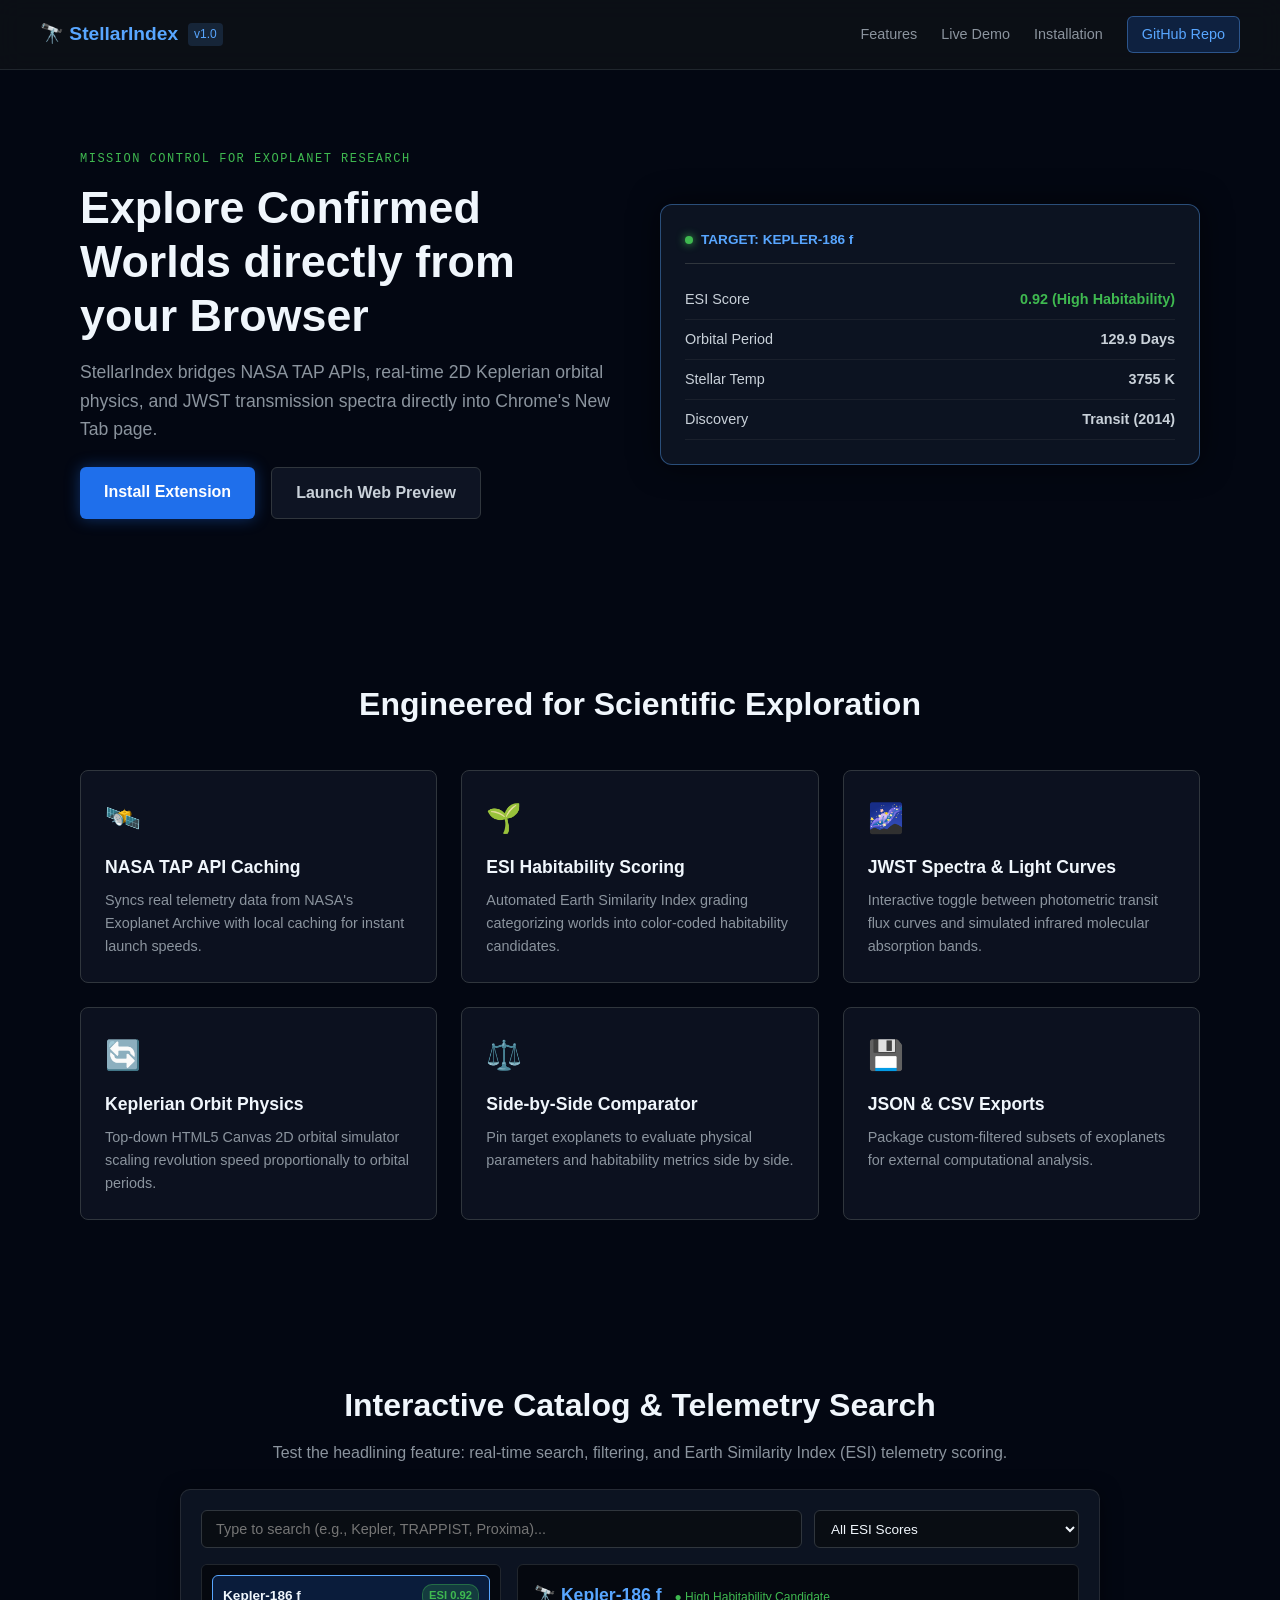
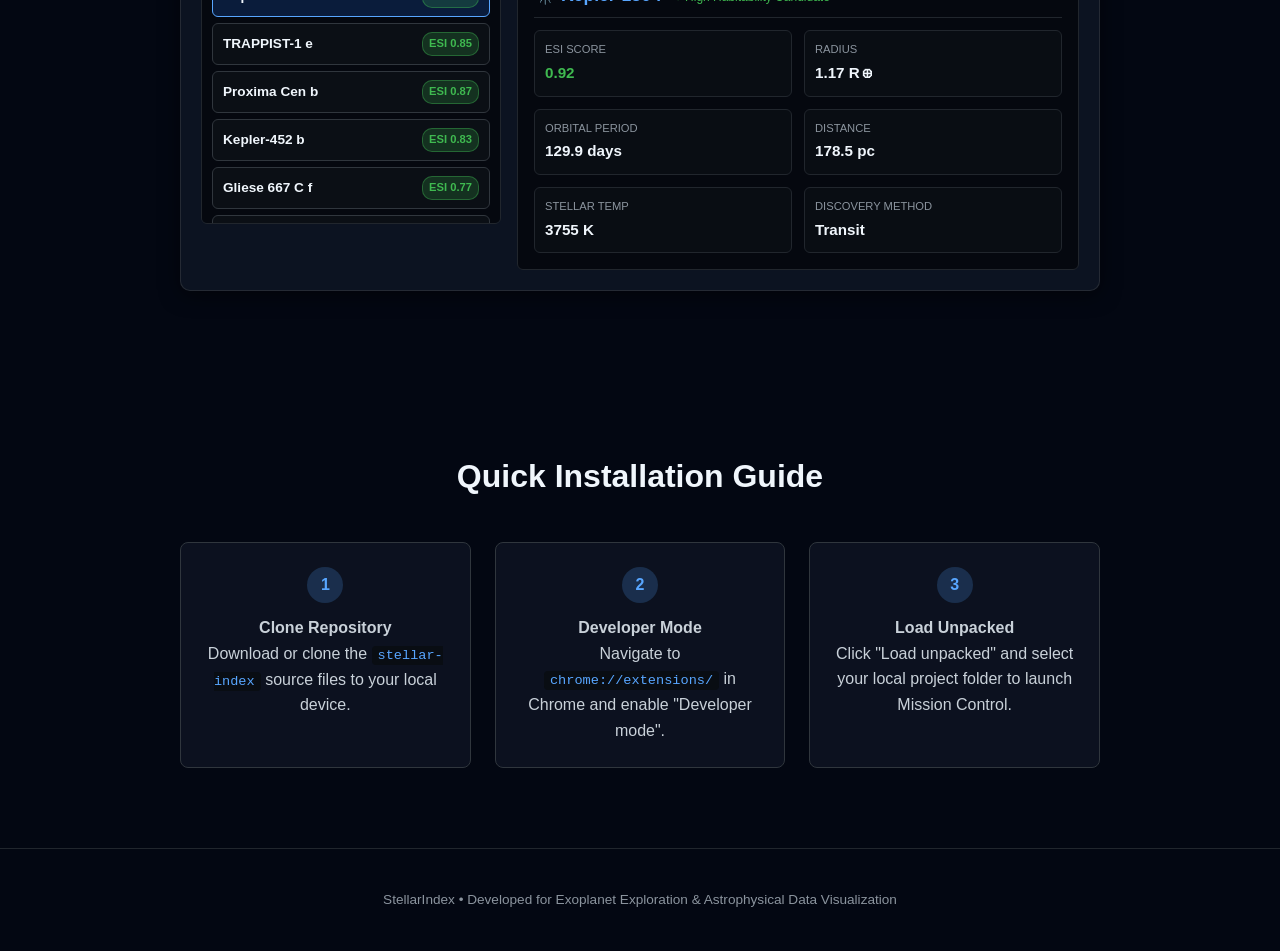
<file: docs/index.html>
<!DOCTYPE html>
<html lang="en">
<head>
  <meta charset="UTF-8">
  <meta name="viewport" content="width=device-width, initial-scale=1.0">
  <title>StellarIndex - Exoplanet Research Chrome Extension</title>
  <link rel="stylesheet" href="styles.css">
</head>
<body>
  <!-- Top Navigation Bar -->
  <nav class="navbar">
    <div class="nav-brand">
      <span class="logo">🔭 StellarIndex</span>
      <span class="version-tag">v1.0</span>
    </div>
    <div class="nav-links">
      <a href="#features">Features</a>
      <a href="#demo">Live Demo</a>
      <a href="#installation">Installation</a>
      <a href="https://github.com/BestbOyee/StellarIndex" target="_blank" class="nav-btn-gh">GitHub Repo</a>
    </div>
  </nav>

  <!-- Hero Section -->
  <header class="hero">
    <div class="hero-content">
      <div class="telemetry-badge">MISSION CONTROL FOR EXOPLANET RESEARCH</div>
      <h1>Explore Confirmed Worlds directly from your Browser</h1>
      <p>StellarIndex bridges NASA TAP APIs, real-time 2D Keplerian orbital physics, and JWST transmission spectra directly into Chrome's New Tab page.</p>
      
      <div class="hero-actions">
        <a href="#installation" class="btn-primary">Install Extension</a>
        <a href="#demo" class="btn-secondary">Launch Web Preview</a>
      </div>
    </div>
    <div class="hero-graphic">
      <div class="hud-frame">
        <div class="hud-header">
          <span class="status-dot"></span> TARGET: KEPLER-186 f
        </div>
        <div class="hud-body">
          <div class="metric-row"><span>ESI Score</span><strong class="green-text">0.92 (High Habitability)</strong></div>
          <div class="metric-row"><span>Orbital Period</span><strong>129.9 Days</strong></div>
          <div class="metric-row"><span>Stellar Temp</span><strong>3755 K</strong></div>
          <div class="metric-row"><span>Discovery</span><strong>Transit (2014)</strong></div>
        </div>
      </div>
    </div>
  </header>

  <!-- Feature Showcase Section -->
  <section id="features" class="features-section">
    <h2>Engineered for Scientific Exploration</h2>
    <div class="features-grid">
      <div class="feature-card">
        <div class="icon">🛰️</div>
        <h3>NASA TAP API Caching</h3>
        <p>Syncs real telemetry data from NASA's Exoplanet Archive with local caching for instant launch speeds.</p>
      </div>

      <div class="feature-card">
        <div class="icon">🌱</div>
        <h3>ESI Habitability Scoring</h3>
        <p>Automated Earth Similarity Index grading categorizing worlds into color-coded habitability candidates.</p>
      </div>

      <div class="feature-card">
        <div class="icon">🌌</div>
        <h3>JWST Spectra & Light Curves</h3>
        <p>Interactive toggle between photometric transit flux curves and simulated infrared molecular absorption bands.</p>
      </div>

      <div class="feature-card">
        <div class="icon">🔄</div>
        <h3>Keplerian Orbit Physics</h3>
        <p>Top-down HTML5 Canvas 2D orbital simulator scaling revolution speed proportionally to orbital periods.</p>
      </div>

      <div class="feature-card">
        <div class="icon">⚖️</div>
        <h3>Side-by-Side Comparator</h3>
        <p>Pin target exoplanets to evaluate physical parameters and habitability metrics side by side.</p>
      </div>

      <div class="feature-card">
        <div class="icon">💾</div>
        <h3>JSON & CSV Exports</h3>
        <p>Package custom-filtered subsets of exoplanets for external computational analysis.</p>
      </div>
    </div>
  </section>

  <!-- Interactive Live Search & Telemetry Preview Section -->
  <section id="demo" class="demo-section">
    <h2>Interactive Catalog & Telemetry Search</h2>
    <p>Test the headlining feature: real-time search, filtering, and Earth Similarity Index (ESI) telemetry scoring.</p>
    
    <div class="demo-wrapper">
      <div class="search-demo-bar">
        <input type="text" id="demoSearchInput" placeholder="Type to search (e.g., Kepler, TRAPPIST, Proxima)...">
        <select id="demoEsiFilter" class="demo-select">
          <option value="all">All ESI Scores</option>
          <option value="high">High Habitability (ESI ≥ 0.7)</option>
          <option value="moderate">Moderate Candidates (ESI 0.4 - 0.7)</option>
        </select>
      </div>

      <div class="demo-search-layout">
        <div class="demo-results-list">
          <ul id="demoPlanetList">
            <!-- Dynamically populated via JS -->
          </ul>
        </div>

        <div class="demo-telemetry-panel" id="demoTelemetryPanel">
          <div class="telemetry-placeholder">Select a planet from search results to inspect live telemetry.</div>
        </div>
      </div>
    </div>
  </section>

  <!-- Installation Steps Section -->
  <section id="installation" class="install-section">
    <h2>Quick Installation Guide</h2>
    <div class="steps-container">
      <div class="step">
        <div class="step-num">1</div>
        <h4>Clone Repository</h4>
        <p>Download or clone the <code>stellar-index</code> source files to your local device.</p>
      </div>
      <div class="step">
        <div class="step-num">2</div>
        <h4>Developer Mode</h4>
        <p>Navigate to <code>chrome://extensions/</code> in Chrome and enable "Developer mode".</p>
      </div>
      <div class="step">
        <div class="step-num">3</div>
        <h4>Load Unpacked</h4>
        <p>Click "Load unpacked" and select your local project folder to launch Mission Control.</p>
      </div>
    </div>
  </section>

  <footer>
    <p>StellarIndex • Developed for Exoplanet Exploration & Astrophysical Data Visualization</p>
  </footer>

  <script src="script.js"></script>
</body>
</html>
</file>
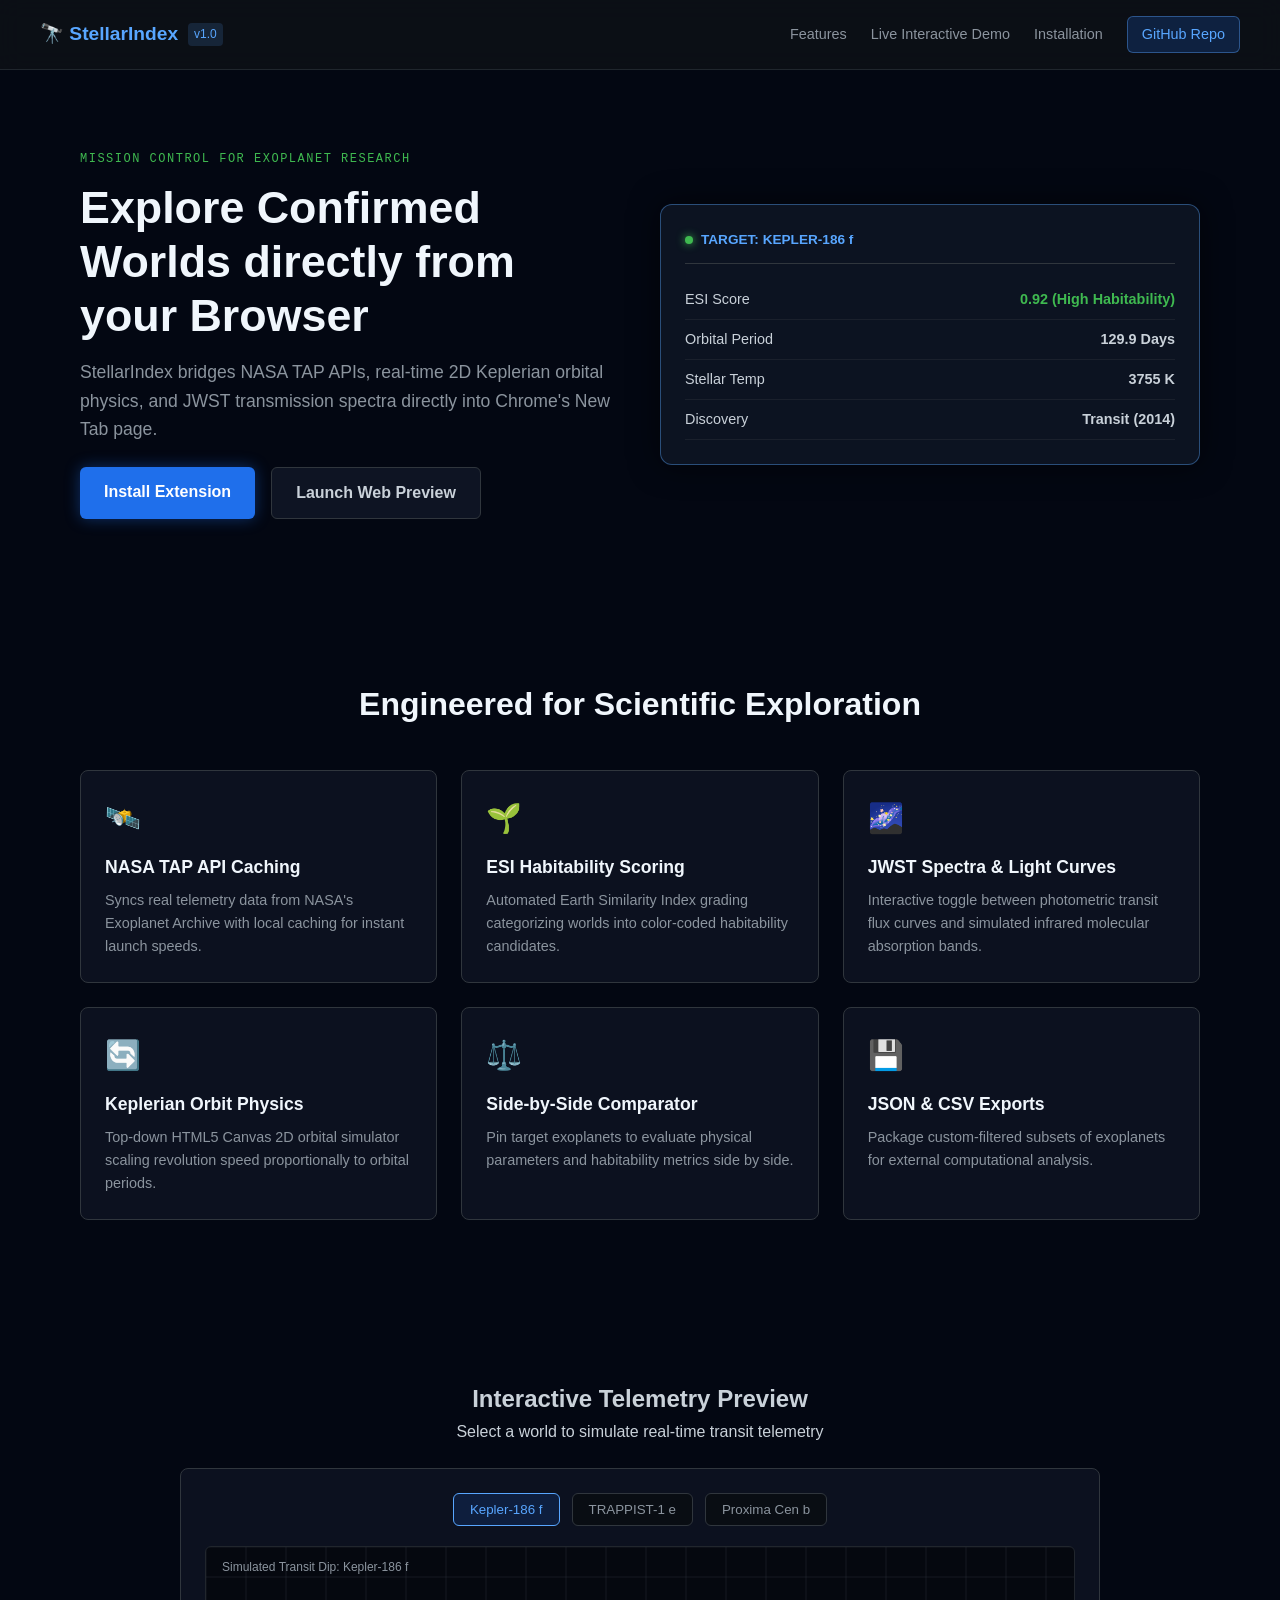
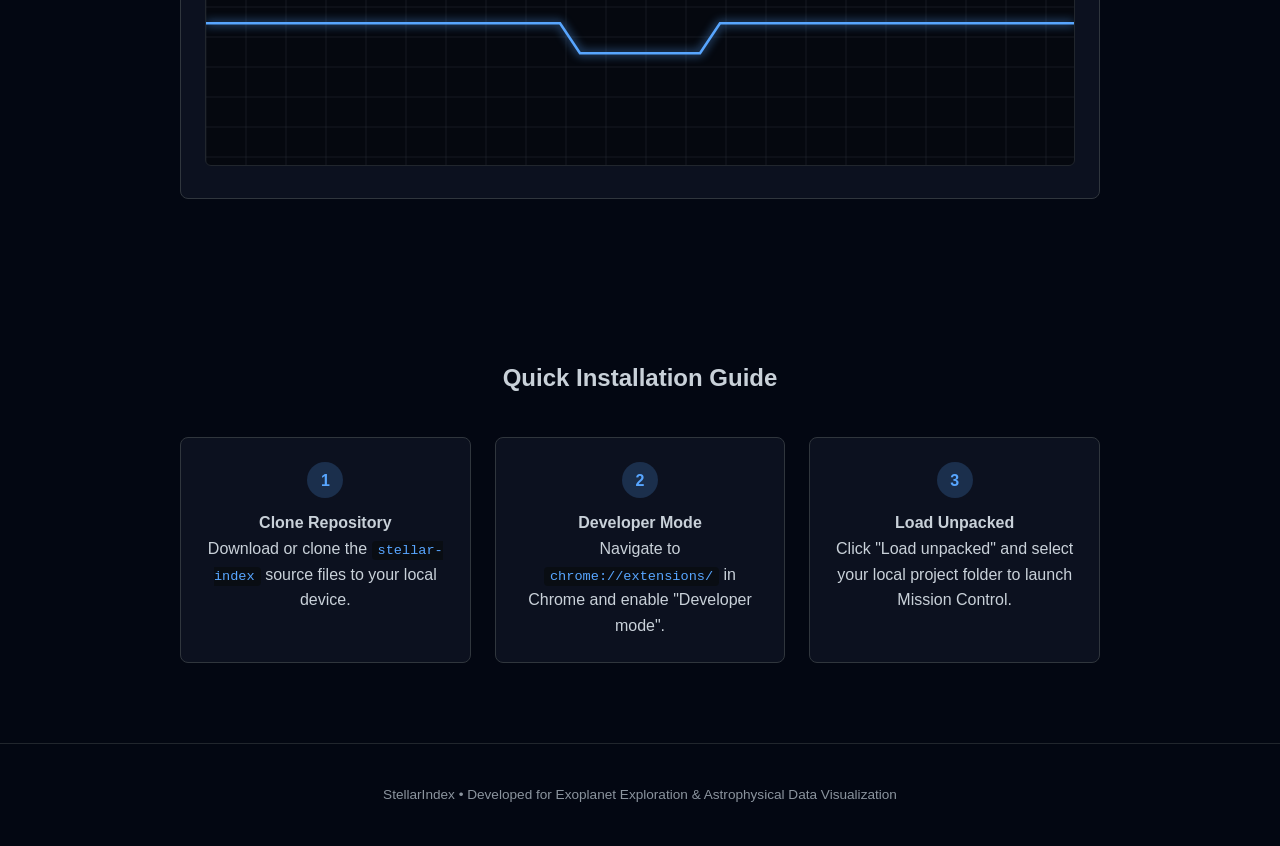
<file: landing/index.html>
<!DOCTYPE html>
<html lang="en">
<head>
  <meta charset="UTF-8">
  <meta name="viewport" content="width=device-width, initial-scale=1.0">
  <title>StellarIndex - Exoplanet Research Chrome Extension</title>
  <link rel="stylesheet" href="styles.css">
</head>
<body>
  <!-- Top Navigation Bar -->
  <nav class="navbar">
    <div class="nav-brand">
      <span class="logo">🔭 StellarIndex</span>
      <span class="version-tag">v1.0</span>
    </div>
    <div class="nav-links">
      <a href="#features">Features</a>
      <a href="#demo">Live Interactive Demo</a>
      <a href="#installation">Installation</a>
      <a href="https://github.com/your-username/stellar-index" target="_blank" class="nav-btn-gh">GitHub Repo</a>
    </div>
  </nav>

  <!-- Hero Section -->
  <header class="hero">
    <div class="hero-content">
      <div class="telemetry-badge">MISSION CONTROL FOR EXOPLANET RESEARCH</div>
      <h1>Explore Confirmed Worlds directly from your Browser</h1>
      <p>StellarIndex bridges NASA TAP APIs, real-time 2D Keplerian orbital physics, and JWST transmission spectra directly into Chrome's New Tab page.</p>
      
      <div class="hero-actions">
        <a href="#installation" class="btn-primary">Install Extension</a>
        <a href="#demo" class="btn-secondary">Launch Web Preview</a>
      </div>
    </div>
    <div class="hero-graphic">
      <div class="hud-frame">
        <div class="hud-header">
          <span class="status-dot"></span> TARGET: KEPLER-186 f
        </div>
        <div class="hud-body">
          <div class="metric-row"><span>ESI Score</span><strong class="green-text">0.92 (High Habitability)</strong></div>
          <div class="metric-row"><span>Orbital Period</span><strong>129.9 Days</strong></div>
          <div class="metric-row"><span>Stellar Temp</span><strong>3755 K</strong></div>
          <div class="metric-row"><span>Discovery</span><strong>Transit (2014)</strong></div>
        </div>
      </div>
    </div>
  </header>

  <!-- Feature Showcase Section -->
  <section id="features" class="features-section">
    <h2>Engineered for Scientific Exploration</h2>
    <div class="features-grid">
      <div class="feature-card">
        <div class="icon">🛰️</div>
        <h3>NASA TAP API Caching</h3>
        <p>Syncs real telemetry data from NASA's Exoplanet Archive with local caching for instant launch speeds.</p>
      </div>

      <div class="feature-card">
        <div class="icon">🌱</div>
        <h3>ESI Habitability Scoring</h3>
        <p>Automated Earth Similarity Index grading categorizing worlds into color-coded habitability candidates.</p>
      </div>

      <div class="feature-card">
        <div class="icon">🌌</div>
        <h3>JWST Spectra & Light Curves</h3>
        <p>Interactive toggle between photometric transit flux curves and simulated infrared molecular absorption bands.</p>
      </div>

      <div class="feature-card">
        <div class="icon">🔄</div>
        <h3>Keplerian Orbit Physics</h3>
        <p>Top-down HTML5 Canvas 2D orbital simulator scaling revolution speed proportionally to orbital periods.</p>
      </div>

      <div class="feature-card">
        <div class="icon">⚖️</div>
        <h3>Side-by-Side Comparator</h3>
        <p>Pin target exoplanets to evaluate physical parameters and habitability metrics side by side.</p>
      </div>

      <div class="feature-card">
        <div class="icon">💾</div>
        <h3>JSON & CSV Exports</h3>
        <p>Package custom-filtered subsets of exoplanets for external computational analysis.</p>
      </div>
    </div>
  </section>

  <!-- Interactive Live Preview Section -->
  <section id="demo" class="demo-section">
    <h2>Interactive Telemetry Preview</h2>
    <p>Select a world to simulate real-time transit telemetry</p>
    
    <div class="demo-wrapper">
      <div class="demo-selector">
        <button class="planet-btn active" data-planet="kepler">Kepler-186 f</button>
        <button class="planet-btn" data-planet="trappist">TRAPPIST-1 e</button>
        <button class="planet-btn" data-planet="proxima">Proxima Cen b</button>
      </div>

      <div class="demo-display">
        <canvas id="previewCanvas"></canvas>
      </div>
    </div>
  </section>

  <!-- Installation Steps Section -->
  <section id="installation" class="install-section">
    <h2>Quick Installation Guide</h2>
    <div class="steps-container">
      <div class="step">
        <div class="step-num">1</div>
        <h4>Clone Repository</h4>
        <p>Download or clone the <code>stellar-index</code> source files to your local device.</p>
      </div>
      <div class="step">
        <div class="step-num">2</div>
        <h4>Developer Mode</h4>
        <p>Navigate to <code>chrome://extensions/</code> in Chrome and enable "Developer mode".</p>
      </div>
      <div class="step">
        <div class="step-num">3</div>
        <h4>Load Unpacked</h4>
        <p>Click "Load unpacked" and select your local project folder to launch Mission Control.</p>
      </div>
    </div>
  </section>

  <footer>
    <p>StellarIndex • Developed for Exoplanet Exploration & Astrophysical Data Visualization</p>
  </footer>

  <script src="script.js"></script>
</body>
</html>
</file>
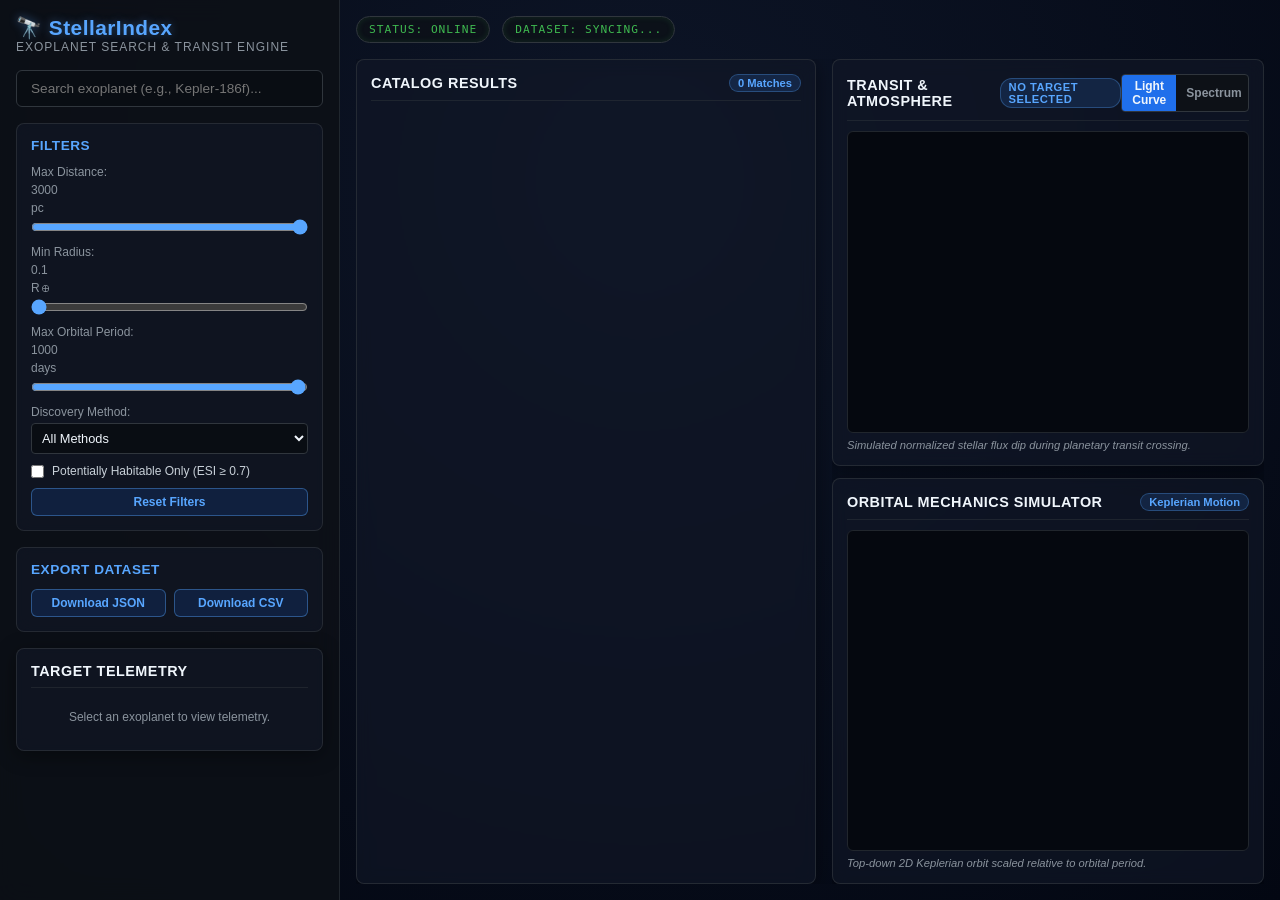
<file: newtab.html>
<!DOCTYPE html>
<html lang="en">
<head>
  <meta charset="UTF-8">
  <title>StellarIndex - Mission Control</title>
  <link rel="stylesheet" href="newtab.css">
</head>
<body>
  <div class="app-container">
    <!-- Left Sidebar: Search, Filters, Export, & Telemetry Stats -->
    <aside class="sidebar">
      <div class="brand">
        <h1>🔭 StellarIndex</h1>
        <p>Exoplanet Search & Transit Engine</p>
      </div>

      <div class="search-box">
        <input type="text" id="searchInput" placeholder="Search exoplanet (e.g., Kepler-186f)...">
      </div>

      <div class="filters">
        <h3>Filters</h3>
        <label>
          Max Distance: <span id="distVal">3000</span> pc
          <input type="range" id="distFilter" min="10" max="3000" value="3000" step="10">
        </label>
        <label>
          Min Radius: <span id="radVal">0.1</span> R🜨
          <input type="range" id="radFilter" min="0.1" max="20" value="0.1" step="0.1">
        </label>
        <label>
          Max Orbital Period: <span id="periodVal">1000</span> days
          <input type="range" id="periodFilter" min="1" max="1000" value="1000" step="10">
        </label>
        <label>
          Discovery Method:
          <select id="methodFilter" class="select-dropdown">
            <option value="all">All Methods</option>
            <option value="Transit">Transit</option>
            <option value="Radial Velocity">Radial Velocity</option>
            <option value="Imaging">Imaging</option>
            <option value="Microlensing">Microlensing</option>
          </select>
        </label>
        
        <label class="checkbox-label">
          <input type="checkbox" id="habitabilityFilter"> Potentially Habitable Only (ESI ≥ 0.7)
        </label>

        <button id="resetFilters" class="btn-secondary">Reset Filters</button>
      </div>

      <!-- Export Dataset Section -->
      <div class="filters">
        <h3>Export Dataset</h3>
        <div class="export-btn-grid">
          <button id="exportJsonBtn" class="btn-secondary">Download JSON</button>
          <button id="exportCsvBtn" class="btn-secondary">Download CSV</button>
        </div>
      </div>

      <!-- Target Telemetry Card with Comparator Support -->
      <div class="card telemetry-card">
        <div class="card-header">
          <h2>Target Telemetry</h2>
          <button id="pinCompareBtn" class="btn-secondary" style="display: none;">Pin to Compare</button>
        </div>
        <div id="planetDetails" class="telemetry-grid">
          <p class="placeholder-text">Select an exoplanet to view telemetry.</p>
        </div>
      </div>
    </aside>

    <!-- Main Content (Right): Exoplanet Results List & Visualizations Stack -->
    <main class="main-content">
      <header class="mission-header">
        <div class="telemetry-pill">STATUS: ONLINE</div>
        <div class="telemetry-pill" id="totalLoaded">DATASET: SYNCING...</div>
      </header>

      <div class="dashboard-grid">
        <!-- Catalog Results List (Left side of right pane) -->
        <div class="card results-card">
          <div class="card-header">
            <h2>Catalog Results</h2>
            <span class="badge"><span id="resultCount">0</span> Matches</span>
          </div>
          <div class="results-container">
            <ul id="planetList">
              <!-- Dynamically populated -->
            </ul>
          </div>
        </div>

        <!-- Right Column: Visualizations Stack (Transit/Spectrum + Orbital Simulator) -->
        <div class="visualizations-stack">
          <!-- Photometric Transit Light Curve / Transmission Spectrum Canvas -->
          <div class="card canvas-card">
            <div class="card-header">
              <h2>Transit & Atmosphere <span id="targetNameBadge" class="badge" style="margin-left: 8px;">No Target Selected</span></h2>
              <div class="toggle-group">
                <button id="showLightCurve" class="btn-toggle active">Light Curve</button>
                <button id="showSpectrum" class="btn-toggle">Spectrum</button>
              </div>
            </div>
            <div class="canvas-wrapper">
              <canvas id="transitCanvas"></canvas>
            </div>
            <p id="canvasCaption" class="canvas-caption">Simulated normalized stellar flux dip during planetary transit crossing.</p>
          </div>

          <!-- Orbital Mechanics Simulator Canvas -->
          <div class="card canvas-card">
            <div class="card-header">
              <h2>Orbital Mechanics Simulator</h2>
              <span id="orbitPeriodBadge" class="badge">Keplerian Motion</span>
            </div>
            <div class="canvas-wrapper">
              <canvas id="orbitCanvas"></canvas>
            </div>
            <p class="canvas-caption">Top-down 2D Keplerian orbit scaled relative to orbital period.</p>
          </div>
        </div>
      </div>
    </main>
  </div>
  <script src="newtab.js"></script>
</body>
</html>
</file>
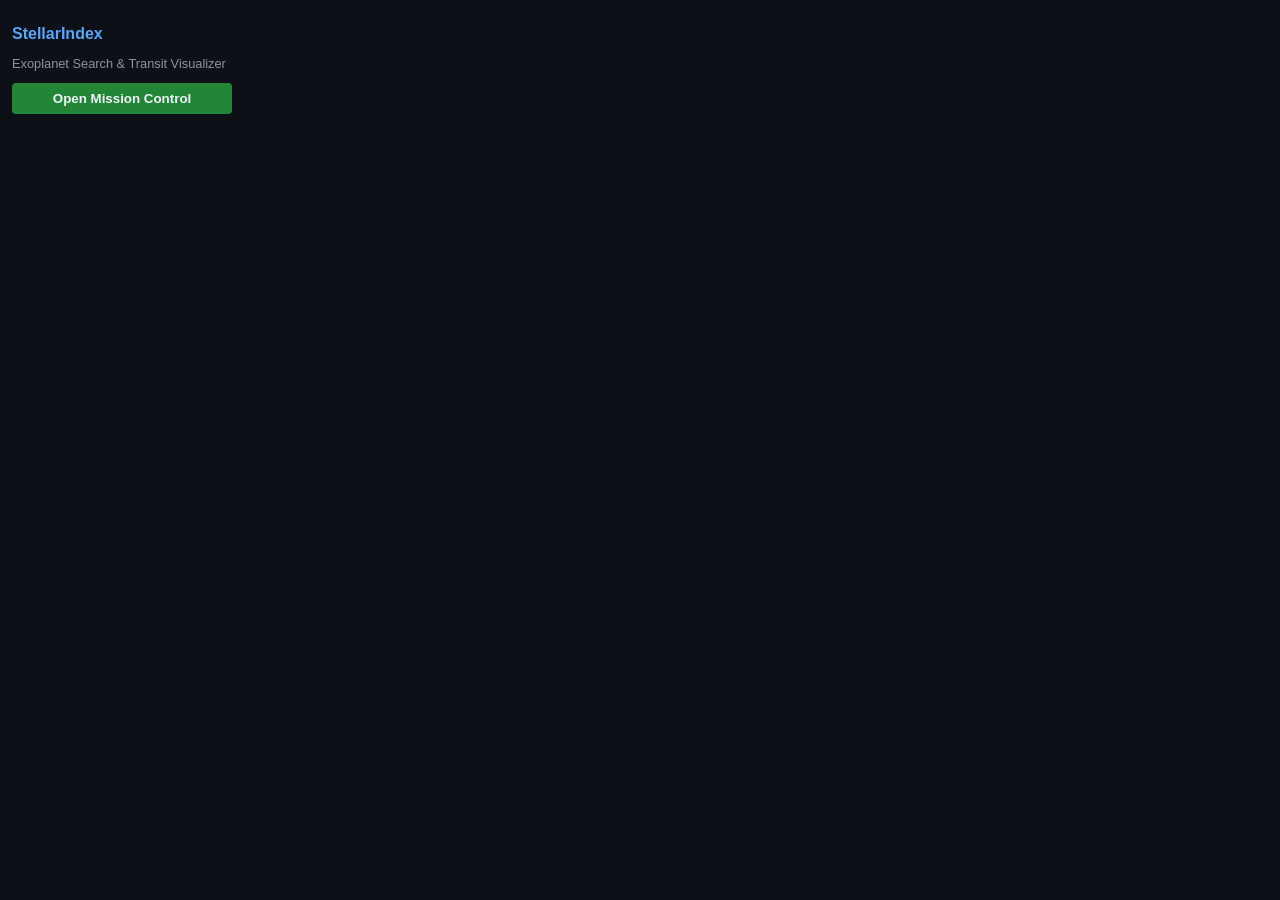
<file: popup.html>
<!DOCTYPE html>
<html>
<head>
  <meta charset="UTF-8">
  <style>
    body { width: 220px; background: #0d1117; color: #c9d1d9; font-family: sans-serif; padding: 12px; margin: 0; }
    h2 { font-size: 1rem; color: #58a6ff; margin-bottom: 8px; }
    p { font-size: 0.8rem; color: #8b949e; margin-bottom: 12px; }
    button { width: 100%; background: #238636; border: none; padding: 8px; border-radius: 4px; font-weight: 600; cursor: pointer; color: #f0f6fc; }
    button:hover { background: #2ea043; }
  </style>
</head>
<body>
  <h2>StellarIndex</h2>
  <p>Exoplanet Search & Transit Visualizer</p>
  <button id="openDashboard">Open Mission Control</button>
  <script src="popup.js"></script>
</body>
</html>
</file>
<file: docs/styles.css>
/* StellarIndex Landing Page Theme */
* {
  box-sizing: border-box;
  margin: 0;
  padding: 0;
  scroll-behavior: smooth;
}

body {
  font-family: -apple-system, BlinkMacSystemFont, "Segoe UI", Roboto, sans-serif;
  background-color: #030712;
  color: #c9d1d9;
  line-height: 1.6;
}

/* Navbar */
.navbar {
  display: flex;
  justify-content: space-between;
  align-items: center;
  padding: 16px 40px;
  background: rgba(13, 17, 23, 0.85);
  backdrop-filter: blur(12px);
  border-bottom: 1px solid rgba(48, 54, 61, 0.6);
  position: sticky;
  top: 0;
  z-index: 100;
}

.nav-brand {
  display: flex;
  align-items: center;
  gap: 10px;
}

.logo {
  font-size: 1.2rem;
  font-weight: 700;
  color: #58a6ff;
}

.version-tag {
  background: rgba(88, 166, 255, 0.15);
  color: #58a6ff;
  font-size: 0.75rem;
  padding: 2px 6px;
  border-radius: 4px;
}

.nav-links {
  display: flex;
  gap: 24px;
  align-items: center;
}

.nav-links a {
  color: #8b949e;
  text-decoration: none;
  font-size: 0.9rem;
  transition: color 0.2s;
}

.nav-links a:hover {
  color: #58a6ff;
}

.nav-btn-gh {
  background: rgba(31, 111, 235, 0.2);
  border: 1px solid rgba(88, 166, 255, 0.4);
  padding: 6px 14px;
  border-radius: 6px;
  color: #58a6ff !important;
}

/* Hero Section */
.hero {
  display: grid;
  grid-template-columns: 1fr 1fr;
  gap: 40px;
  padding: 80px 40px;
  max-width: 1200px;
  margin: 0 auto;
  align-items: center;
}

.telemetry-badge {
  color: #3fb950;
  font-size: 0.75rem;
  font-family: monospace;
  letter-spacing: 1.5px;
  margin-bottom: 12px;
}

.hero-content h1 {
  font-size: 2.8rem;
  line-height: 1.2;
  color: #f0f6fc;
  margin-bottom: 16px;
}

.hero-content p {
  font-size: 1.1rem;
  color: #8b949e;
  margin-bottom: 24px;
}

.hero-actions {
  display: flex;
  gap: 16px;
}

.btn-primary {
  background: #1f6feb;
  color: #fff;
  padding: 12px 24px;
  border-radius: 6px;
  text-decoration: none;
  font-weight: 600;
  box-shadow: 0 0 15px rgba(31, 111, 235, 0.4);
}

.btn-secondary {
  background: rgba(17, 24, 39, 0.8);
  border: 1px solid #30363d;
  color: #c9d1d9;
  padding: 12px 24px;
  border-radius: 6px;
  text-decoration: none;
  font-weight: 600;
}

/* HUD Frame Graphic */
.hud-frame {
  background: rgba(17, 24, 39, 0.75);
  border: 1px solid rgba(88, 166, 255, 0.4);
  border-radius: 12px;
  padding: 24px;
  box-shadow: 0 0 30px rgba(0, 0, 0, 0.6);
}

.hud-header {
  font-size: 0.85rem;
  color: #58a6ff;
  font-weight: 700;
  border-bottom: 1px solid #30363d;
  padding-bottom: 12px;
  margin-bottom: 16px;
  display: flex;
  align-items: center;
  gap: 8px;
}

.status-dot {
  width: 8px;
  height: 8px;
  background: #3fb950;
  border-radius: 50%;
  display: inline-block;
  box-shadow: 0 0 8px #3fb950;
}

.metric-row {
  display: flex;
  justify-content: space-between;
  padding: 8px 0;
  border-bottom: 1px solid rgba(48, 54, 61, 0.4);
  font-size: 0.9rem;
}

.green-text { color: #3fb950; }

/* Features Section */
.features-section {
  padding: 80px 40px;
  max-width: 1200px;
  margin: 0 auto;
}

.features-section h2 {
  text-align: center;
  font-size: 2rem;
  color: #f0f6fc;
  margin-bottom: 40px;
}

.features-grid {
  display: grid;
  grid-template-columns: repeat(auto-fit, minmax(320px, 1fr));
  gap: 24px;
}

.feature-card {
  background: rgba(17, 24, 39, 0.65);
  border: 1px solid #30363d;
  padding: 24px;
  border-radius: 8px;
}

.feature-card .icon {
  font-size: 1.8rem;
  margin-bottom: 12px;
}

.feature-card h3 {
  color: #f0f6fc;
  font-size: 1.1rem;
  margin-bottom: 8px;
}

.feature-card p {
  color: #8b949e;
  font-size: 0.9rem;
}

/* Interactive Search Demo Section */
.demo-section {
  padding: 80px 40px;
  max-width: 1000px;
  margin: 0 auto;
  text-align: center;
}

.demo-section h2 {
  font-size: 2rem;
  color: #f0f6fc;
  margin-bottom: 8px;
}

.demo-section > p {
  color: #8b949e;
  margin-bottom: 24px;
}

.demo-wrapper {
  margin-top: 24px;
  background: rgba(17, 24, 39, 0.75);
  border: 1px solid rgba(48, 54, 61, 0.7);
  border-radius: 10px;
  padding: 20px;
  box-shadow: 0 4px 20px rgba(0, 0, 0, 0.5);
  text-align: left;
}

.search-demo-bar {
  display: flex;
  gap: 12px;
  margin-bottom: 16px;
}

#demoSearchInput {
  flex: 1;
  padding: 10px 14px;
  background: #090d13;
  border: 1px solid #30363d;
  border-radius: 6px;
  color: #f0f6fc;
  font-size: 0.9rem;
}

#demoSearchInput:focus {
  outline: none;
  border-color: #58a6ff;
  box-shadow: 0 0 8px rgba(88, 166, 255, 0.3);
}

.demo-select {
  background: #090d13;
  color: #f0f6fc;
  border: 1px solid #30363d;
  padding: 8px 12px;
  border-radius: 6px;
  font-size: 0.85rem;
}

.demo-search-layout {
  display: grid;
  grid-template-columns: 300px 1fr;
  gap: 16px;
  min-height: 240px;
}

.demo-results-list {
  background: #05080f;
  border: 1px solid #21262d;
  border-radius: 6px;
  padding: 10px;
  max-height: 260px;
  overflow-y: auto;
}

#demoPlanetList {
  list-style: none;
  display: flex;
  flex-direction: column;
  gap: 6px;
}

#demoPlanetList li {
  background: rgba(13, 17, 23, 0.8);
  border: 1px solid #30363d;
  padding: 8px 10px;
  border-radius: 6px;
  cursor: pointer;
  display: flex;
  justify-content: space-between;
  align-items: center;
  transition: all 0.2s;
}

#demoPlanetList li:hover, #demoPlanetList li.active {
  border-color: #58a6ff;
  background: rgba(31, 111, 235, 0.2);
}

.demo-item-name {
  font-size: 0.85rem;
  font-weight: 600;
  color: #f0f6fc;
}

.demo-esi-badge {
  font-size: 0.7rem;
  padding: 2px 6px;
  border-radius: 10px;
  font-weight: 600;
}

.esi-badge-high { background: rgba(63, 185, 80, 0.2); color: #3fb950; border: 1px solid rgba(63, 185, 80, 0.4); }
.esi-badge-mod { background: rgba(210, 153, 34, 0.2); color: #d29922; border: 1px solid rgba(210, 153, 34, 0.4); }
.esi-badge-low { background: rgba(248, 81, 73, 0.2); color: #f85149; border: 1px solid rgba(248, 81, 73, 0.4); }

.demo-telemetry-panel {
  background: #05080f;
  border: 1px solid #21262d;
  border-radius: 6px;
  padding: 16px;
  display: flex;
  flex-direction: column;
  justify-content: center;
}

.telemetry-placeholder {
  color: #8b949e;
  font-size: 0.85rem;
  text-align: center;
}

.demo-telemetry-grid {
  display: grid;
  grid-template-columns: 1fr 1fr;
  gap: 12px;
}

.demo-telemetry-item {
  background: #090d13;
  border: 1px solid #21262d;
  padding: 10px;
  border-radius: 6px;
  text-align: left;
}

.demo-telemetry-label {
  font-size: 0.7rem;
  color: #8b949e;
  text-transform: uppercase;
}

.demo-telemetry-val {
  font-size: 0.95rem;
  font-weight: 600;
  color: #f0f6fc;
  margin-top: 2px;
}

/* Installation Section */
.install-section {
  padding: 80px 40px;
  max-width: 1000px;
  margin: 0 auto;
  text-align: center;
}

.install-section h2 {
  font-size: 2rem;
  color: #f0f6fc;
  margin-bottom: 40px;
}

.steps-container {
  display: grid;
  grid-template-columns: 1fr 1fr 1fr;
  gap: 24px;
}

.step {
  background: rgba(17, 24, 39, 0.65);
  border: 1px solid #30363d;
  padding: 24px;
  border-radius: 8px;
}

.step-num {
  width: 36px;
  height: 36px;
  background: rgba(88, 166, 255, 0.2);
  color: #58a6ff;
  font-weight: bold;
  border-radius: 50%;
  display: flex;
  align-items: center;
  justify-content: center;
  margin: 0 auto 12px auto;
}

code {
  background: #090d13;
  color: #58a6ff;
  padding: 2px 6px;
  border-radius: 4px;
  font-size: 0.85rem;
}

footer {
  text-align: center;
  padding: 40px;
  border-top: 1px solid #21262d;
  color: #8b949e;
  font-size: 0.85rem;
}
</file>
<file: landing/styles.css>
/* StellarIndex Landing Page Theme */
* {
    box-sizing: border-box;
    margin: 0;
    padding: 0;
    scroll-behavior: smooth;
  }
  
  body {
    font-family: -apple-system, BlinkMacSystemFont, "Segoe UI", Roboto, sans-serif;
    background-color: #030712;
    color: #c9d1d9;
    line-height: 1.6;
  }
  
  /* Navbar */
  .navbar {
    display: flex;
    justify-content: space-between;
    align-items: center;
    padding: 16px 40px;
    background: rgba(13, 17, 23, 0.85);
    backdrop-filter: blur(12px);
    border-bottom: 1px solid rgba(48, 54, 61, 0.6);
    position: sticky;
    top: 0;
    z-index: 100;
  }
  
  .nav-brand {
    display: flex;
    align-items: center;
    gap: 10px;
  }
  
  .logo {
    font-size: 1.2rem;
    font-weight: 700;
    color: #58a6ff;
  }
  
  .version-tag {
    background: rgba(88, 166, 255, 0.15);
    color: #58a6ff;
    font-size: 0.75rem;
    padding: 2px 6px;
    border-radius: 4px;
  }
  
  .nav-links {
    display: flex;
    gap: 24px;
    align-items: center;
  }
  
  .nav-links a {
    color: #8b949e;
    text-decoration: none;
    font-size: 0.9rem;
    transition: color 0.2s;
  }
  
  .nav-links a:hover {
    color: #58a6ff;
  }
  
  .nav-btn-gh {
    background: rgba(31, 111, 235, 0.2);
    border: 1px solid rgba(88, 166, 255, 0.4);
    padding: 6px 14px;
    border-radius: 6px;
    color: #58a6ff !important;
  }
  
  /* Hero Section */
  .hero {
    display: grid;
    grid-template-columns: 1fr 1fr;
    gap: 40px;
    padding: 80px 40px;
    max-width: 1200px;
    margin: 0 auto;
    align-items: center;
  }
  
  .telemetry-badge {
    color: #3fb950;
    font-size: 0.75rem;
    font-family: monospace;
    letter-spacing: 1.5px;
    margin-bottom: 12px;
  }
  
  .hero-content h1 {
    font-size: 2.8rem;
    line-height: 1.2;
    color: #f0f6fc;
    margin-bottom: 16px;
  }
  
  .hero-content p {
    font-size: 1.1rem;
    color: #8b949e;
    margin-bottom: 24px;
  }
  
  .hero-actions {
    display: flex;
    gap: 16px;
  }
  
  .btn-primary {
    background: #1f6feb;
    color: #fff;
    padding: 12px 24px;
    border-radius: 6px;
    text-decoration: none;
    font-weight: 600;
    box-shadow: 0 0 15px rgba(31, 111, 235, 0.4);
  }
  
  .btn-secondary {
    background: rgba(17, 24, 39, 0.8);
    border: 1px solid #30363d;
    color: #c9d1d9;
    padding: 12px 24px;
    border-radius: 6px;
    text-decoration: none;
    font-weight: 600;
  }
  
  /* HUD Frame Graphic */
  .hud-frame {
    background: rgba(17, 24, 39, 0.75);
    border: 1px solid rgba(88, 166, 255, 0.4);
    border-radius: 12px;
    padding: 24px;
    box-shadow: 0 0 30px rgba(0, 0, 0, 0.6);
  }
  
  .hud-header {
    font-size: 0.85rem;
    color: #58a6ff;
    font-weight: 700;
    border-bottom: 1px solid #30363d;
    padding-bottom: 12px;
    margin-bottom: 16px;
    display: flex;
    align-items: center;
    gap: 8px;
  }
  
  .status-dot {
    width: 8px;
    height: 8px;
    background: #3fb950;
    border-radius: 50%;
    display: inline-block;
    box-shadow: 0 0 8px #3fb950;
  }
  
  .metric-row {
    display: flex;
    justify-content: space-between;
    padding: 8px 0;
    border-bottom: 1px solid rgba(48, 54, 61, 0.4);
    font-size: 0.9rem;
  }
  
  .green-text { color: #3fb950; }
  
  /* Features Section */
  .features-section {
    padding: 80px 40px;
    max-width: 1200px;
    margin: 0 auto;
  }
  
  .features-section h2 {
    text-align: center;
    font-size: 2rem;
    color: #f0f6fc;
    margin-bottom: 40px;
  }
  
  .features-grid {
    display: grid;
    grid-template-columns: repeat(auto-fit, minmax(320px, 1fr));
    gap: 24px;
  }
  
  .feature-card {
    background: rgba(17, 24, 39, 0.65);
    border: 1px solid #30363d;
    padding: 24px;
    border-radius: 8px;
  }
  
  .feature-card .icon {
    font-size: 1.8rem;
    margin-bottom: 12px;
  }
  
  .feature-card h3 {
    color: #f0f6fc;
    font-size: 1.1rem;
    margin-bottom: 8px;
  }
  
  .feature-card p {
    color: #8b949e;
    font-size: 0.9rem;
  }
  
  /* Demo Section */
  .demo-section {
    padding: 80px 40px;
    max-width: 1000px;
    margin: 0 auto;
    text-align: center;
  }
  
  .demo-wrapper {
    margin-top: 24px;
    background: rgba(17, 24, 39, 0.65);
    border: 1px solid #30363d;
    border-radius: 8px;
    padding: 24px;
  }
  
  .demo-selector {
    display: flex;
    justify-content: center;
    gap: 12px;
    margin-bottom: 20px;
  }
  
  .planet-btn {
    background: #090d13;
    border: 1px solid #30363d;
    color: #8b949e;
    padding: 8px 16px;
    border-radius: 6px;
    cursor: pointer;
  }
  
  .planet-btn.active {
    border-color: #58a6ff;
    color: #58a6ff;
    background: rgba(31, 111, 235, 0.15);
  }
  
  .demo-display canvas {
    width: 100%;
    height: 220px;
    background: #05080f;
    border-radius: 6px;
    border: 1px solid #21262d;
  }
  
  /* Installation Section */
  .install-section {
    padding: 80px 40px;
    max-width: 1000px;
    margin: 0 auto;
    text-align: center;
  }
  
  .steps-container {
    display: grid;
    grid-template-columns: 1fr 1fr 1fr;
    gap: 24px;
    margin-top: 40px;
  }
  
  .step {
    background: rgba(17, 24, 39, 0.65);
    border: 1px solid #30363d;
    padding: 24px;
    border-radius: 8px;
  }
  
  .step-num {
    width: 36px;
    height: 36px;
    background: rgba(88, 166, 255, 0.2);
    color: #58a6ff;
    font-weight: bold;
    border-radius: 50%;
    display: flex;
    align-items: center;
    justify-content: center;
    margin: 0 auto 12px auto;
  }
  
  code {
    background: #090d13;
    color: #58a6ff;
    padding: 2px 6px;
    border-radius: 4px;
    font-size: 0.85rem;
  }
  
  footer {
    text-align: center;
    padding: 40px;
    border-top: 1px solid #21262d;
    color: #8b949e;
    font-size: 0.85rem;
  }
</file>
<file: newtab.css>
/* ==========================================
   StellarIndex - Futuristic Mission Control Theme
   ========================================== */

   * {
    box-sizing: border-box;
    margin: 0;
    padding: 0;
  }
  
  body {
    font-family: -apple-system, BlinkMacSystemFont, "Segoe UI", Roboto, Helvetica, Arial, sans-serif;
    background-color: #030712;
    color: #c9d1d9;
    height: 100vh;
    overflow: hidden;
  }
  
  .app-container {
    display: flex;
    height: 100vh;
    width: 100vw;
    background: radial-gradient(circle at 50% 20%, #0d1527 0%, #030712 100%);
  }
  
  /* ==========================================
     Sidebar (Controls & Telemetry)
     ========================================== */
  
  .sidebar {
    width: 340px;
    background: rgba(13, 17, 23, 0.85);
    backdrop-filter: blur(12px);
    border-right: 1px solid rgba(48, 54, 61, 0.6);
    display: flex;
    flex-direction: column;
    padding: 16px;
    gap: 16px;
    overflow-y: auto;
    z-index: 10;
  }
  
  .brand h1 {
    font-size: 1.3rem;
    color: #58a6ff;
    font-weight: 700;
    letter-spacing: 0.5px;
    text-shadow: 0 0 10px rgba(88, 166, 255, 0.4);
  }
  
  .brand p {
    font-size: 0.75rem;
    color: #8b949e;
    text-transform: uppercase;
    letter-spacing: 1px;
  }
  
  .search-box input {
    width: 100%;
    padding: 10px 14px;
    background: #090d13;
    border: 1px solid #30363d;
    border-radius: 6px;
    color: #f0f6fc;
    font-size: 0.85rem;
    transition: all 0.2s;
  }
  
  .search-box input:focus {
    outline: none;
    border-color: #58a6ff;
    box-shadow: 0 0 8px rgba(88, 166, 255, 0.3);
  }
  
  /* ==========================================
     Cards & Futuristic Panels
     ========================================== */
  
  .card {
    background: rgba(17, 24, 39, 0.65);
    backdrop-filter: blur(8px);
    border: 1px solid rgba(48, 54, 61, 0.7);
    border-radius: 8px;
    padding: 14px;
    display: flex;
    flex-direction: column;
    box-shadow: 0 4px 20px rgba(0, 0, 0, 0.4);
  }
  
  .card-header {
    display: flex;
    justify-content: space-between;
    align-items: center;
    margin-bottom: 10px;
    border-bottom: 1px solid rgba(48, 54, 61, 0.5);
    padding-bottom: 8px;
  }
  
  .card-header h2 {
    font-size: 0.9rem;
    color: #f0f6fc;
    font-weight: 600;
    text-transform: uppercase;
    letter-spacing: 0.5px;
    display: flex;
    align-items: center;
  }
  
  /* Filters Styling */
  .filters {
    background: rgba(17, 24, 39, 0.65);
    backdrop-filter: blur(8px);
    border: 1px solid rgba(48, 54, 61, 0.7);
    border-radius: 8px;
    padding: 14px;
    display: flex;
    flex-direction: column;
    gap: 10px;
  }
  
  .filters h3 {
    font-size: 0.85rem;
    color: #58a6ff;
    text-transform: uppercase;
    letter-spacing: 0.5px;
    margin-bottom: 2px;
  }
  
  .filters label {
    font-size: 0.75rem;
    color: #8b949e;
    display: flex;
    flex-direction: column;
    gap: 4px;
  }
  
  .filters input[type="range"] {
    accent-color: #58a6ff;
    width: 100%;
  }
  
  .select-dropdown {
    background: #090d13;
    color: #f0f6fc;
    border: 1px solid #30363d;
    padding: 6px;
    border-radius: 4px;
    font-size: 0.8rem;
  }
  
  .checkbox-label {
    flex-direction: row !important;
    align-items: center;
    gap: 8px !important;
    color: #c9d1d9 !important;
    cursor: pointer;
  }
  
  /* Buttons */
  .btn-secondary {
    background: rgba(31, 111, 235, 0.15);
    color: #58a6ff;
    border: 1px solid rgba(88, 166, 255, 0.4);
    padding: 6px 12px;
    border-radius: 6px;
    font-size: 0.75rem;
    font-weight: 600;
    cursor: pointer;
    transition: all 0.2s;
  }
  
  .btn-secondary:hover {
    background: rgba(31, 111, 235, 0.3);
    border-color: #58a6ff;
    box-shadow: 0 0 10px rgba(88, 166, 255, 0.3);
  }
  
  .export-btn-grid {
    display: grid;
    grid-template-columns: 1fr 1fr;
    gap: 8px;
  }
  
  /* Toggle Group for Graphs */
  .toggle-group {
    display: flex;
    background: #0d1117;
    border: 1px solid #30363d;
    border-radius: 4px;
    overflow: hidden;
  }
  
  .btn-toggle {
    background: transparent;
    color: #8b949e;
    border: none;
    padding: 4px 10px;
    font-size: 0.75rem;
    font-weight: 600;
    cursor: pointer;
    transition: all 0.2s;
  }
  
  .btn-toggle:hover {
    color: #c9d1d9;
  }
  
  .btn-toggle.active {
    background: #1f6feb;
    color: #f0f6fc;
  }
  
  /* ==========================================
     Main Content & Dashboard Grid
     ========================================== */
  
  .main-content {
    flex: 1;
    display: flex;
    flex-direction: column;
    padding: 16px;
    gap: 16px;
    overflow: hidden;
  }
  
  .mission-header {
    display: flex;
    gap: 12px;
  }
  
  .telemetry-pill {
    background: rgba(13, 17, 23, 0.8);
    border: 1px solid #30363d;
    padding: 6px 12px;
    border-radius: 20px;
    font-size: 0.7rem;
    font-family: monospace;
    color: #3fb950;
    letter-spacing: 1px;
    box-shadow: inset 0 0 6px rgba(63, 185, 80, 0.15);
  }
  
  .dashboard-grid {
    display: grid;
    grid-template-columns: 460px 1fr; /* Expanded catalog width, narrowing graph column */
    gap: 16px;
    flex: 1;
    overflow: hidden;
  }
  
  /* Results Catalog List */
  .results-card {
    height: 100%;
  }
  
  .results-container {
    flex: 1;
    overflow-y: auto;
    max-height: calc(100vh - 180px);
  }
  
  #planetList {
    list-style: none;
    display: flex;
    flex-direction: column;
    gap: 6px;
  }
  
  #planetList li {
    background: rgba(9, 13, 19, 0.6);
    border: 1px solid #30363d;
    padding: 10px;
    border-radius: 6px;
    cursor: pointer;
    transition: all 0.2s;
  }
  
  #planetList li:hover {
    border-color: #58a6ff;
    background: rgba(31, 111, 235, 0.1);
    transform: translateX(2px);
  }
  
  #planetList li.active {
    border-color: #58a6ff;
    background: rgba(31, 111, 235, 0.25);
    box-shadow: 0 0 10px rgba(88, 166, 255, 0.2);
  }
  
  .planet-item-header {
    display: flex;
    justify-content: space-between;
    align-items: center;
    margin-bottom: 4px;
  }
  
  .planet-item-title {
    font-weight: 600;
    font-size: 0.85rem;
    color: #f0f6fc;
  }
  
  .planet-item-sub {
    font-size: 0.7rem;
    color: #8b949e;
  }
  
  /* ==========================================
     Visualizations Stack & Canvas
     ========================================== */
  
 /* ==========================================
   Visualizations Stack & Canvas (Max Height)
   ========================================== */

.visualizations-stack {
    display: flex;
    flex-direction: column;
    gap: 12px;
    flex: 1;
    height: 100%;
    overflow: hidden;
  }
  
  .canvas-card {
    flex: 1; /* Allows both canvas cards to split and use the majority of vertical space */
    display: flex;
    flex-direction: column;
    min-height: 0; /* Crucial for flex child resizing */
  }
  
  .canvas-wrapper {
    flex: 1; /* Fills the card height dynamically */
    width: 100%;
    min-height: 120px;
    position: relative;
    background: #05080f;
    border-radius: 6px;
    border: 1px solid #21262d;
    overflow: hidden;
  }
  
  #transitCanvas, #orbitCanvas {
    position: absolute;
    top: 0;
    left: 0;
    width: 100%;
    height: 100%;
    display: block;
  }
  
  .canvas-caption {
    font-size: 0.7rem;
    color: #8b949e;
    margin-top: 6px;
    font-style: italic;
  }
  
  /* ==========================================
     Badges & Telemetry Grids
     ========================================== */
  
  .badge {
    background: rgba(56, 139, 253, 0.15);
    color: #58a6ff;
    padding: 2px 8px;
    border-radius: 12px;
    font-size: 0.7rem;
    font-weight: 600;
    border: 1px solid rgba(88, 166, 255, 0.3);
  }
  
  .esi-high { background: rgba(63, 185, 80, 0.15); color: #3fb950; border-color: rgba(63, 185, 80, 0.3); }
  .esi-moderate { background: rgba(210, 153, 34, 0.15); color: #d29922; border-color: rgba(210, 153, 34, 0.3); }
  .esi-low { background: rgba(248, 81, 73, 0.15); color: #f85149; border-color: rgba(248, 81, 73, 0.3); }
  
  .telemetry-grid {
    display: grid;
    grid-template-columns: 1fr 1fr;
    gap: 8px;
  }
  
  .telemetric-metric {
    background: #090d13;
    border: 1px solid #21262d;
    padding: 8px;
    border-radius: 6px;
  }
  
  .metric-label {
    font-size: 0.65rem;
    color: #8b949e;
    text-transform: uppercase;
  }
  
  .metric-value {
    font-size: 0.85rem;
    color: #f0f6fc;
    font-weight: 600;
    margin-top: 2px;
  }
  
  .placeholder-text {
    grid-column: span 2;
    font-size: 0.75rem;
    color: #8b949e;
    text-align: center;
    padding: 12px;
  }
  
  /* Comparator View */
  .pinned-banner {
    grid-column: span 2;
    display: flex;
    justify-content: space-between;
    align-items: center;
    background: rgba(210, 153, 34, 0.1);
    border: 1px solid rgba(210, 153, 34, 0.3);
    padding: 6px 10px;
    border-radius: 4px;
    font-size: 0.75rem;
    color: #d29922;
  }
  
  .comparator-container {
    grid-column: span 2;
    display: grid;
    grid-template-columns: 1fr 1fr;
    gap: 8px;
  }
  
  .compare-column {
    background: #090d13;
    border: 1px solid #21262d;
    border-radius: 6px;
    padding: 8px;
    display: flex;
    flex-direction: column;
    gap: 4px;
  }
  
  .compare-header {
    font-weight: 600;
    font-size: 0.75rem;
    color: #58a6ff;
    border-bottom: 1px solid #21262d;
    padding-bottom: 4px;
    margin-bottom: 4px;
  }
  
  .compare-metric {
    font-size: 0.7rem;
    color: #8b949e;
    display: flex;
    justify-content: space-between;
  }
  
  .compare-metric span {
    color: #f0f6fc;
    font-weight: 600;
  }
  
  .btn-danger {
    background: rgba(248, 81, 73, 0.15);
    color: #f85149;
    border: 1px solid rgba(248, 81, 73, 0.4);
    padding: 2px 6px;
    border-radius: 4px;
    font-size: 0.65rem;
    cursor: pointer;
  }
</file>
